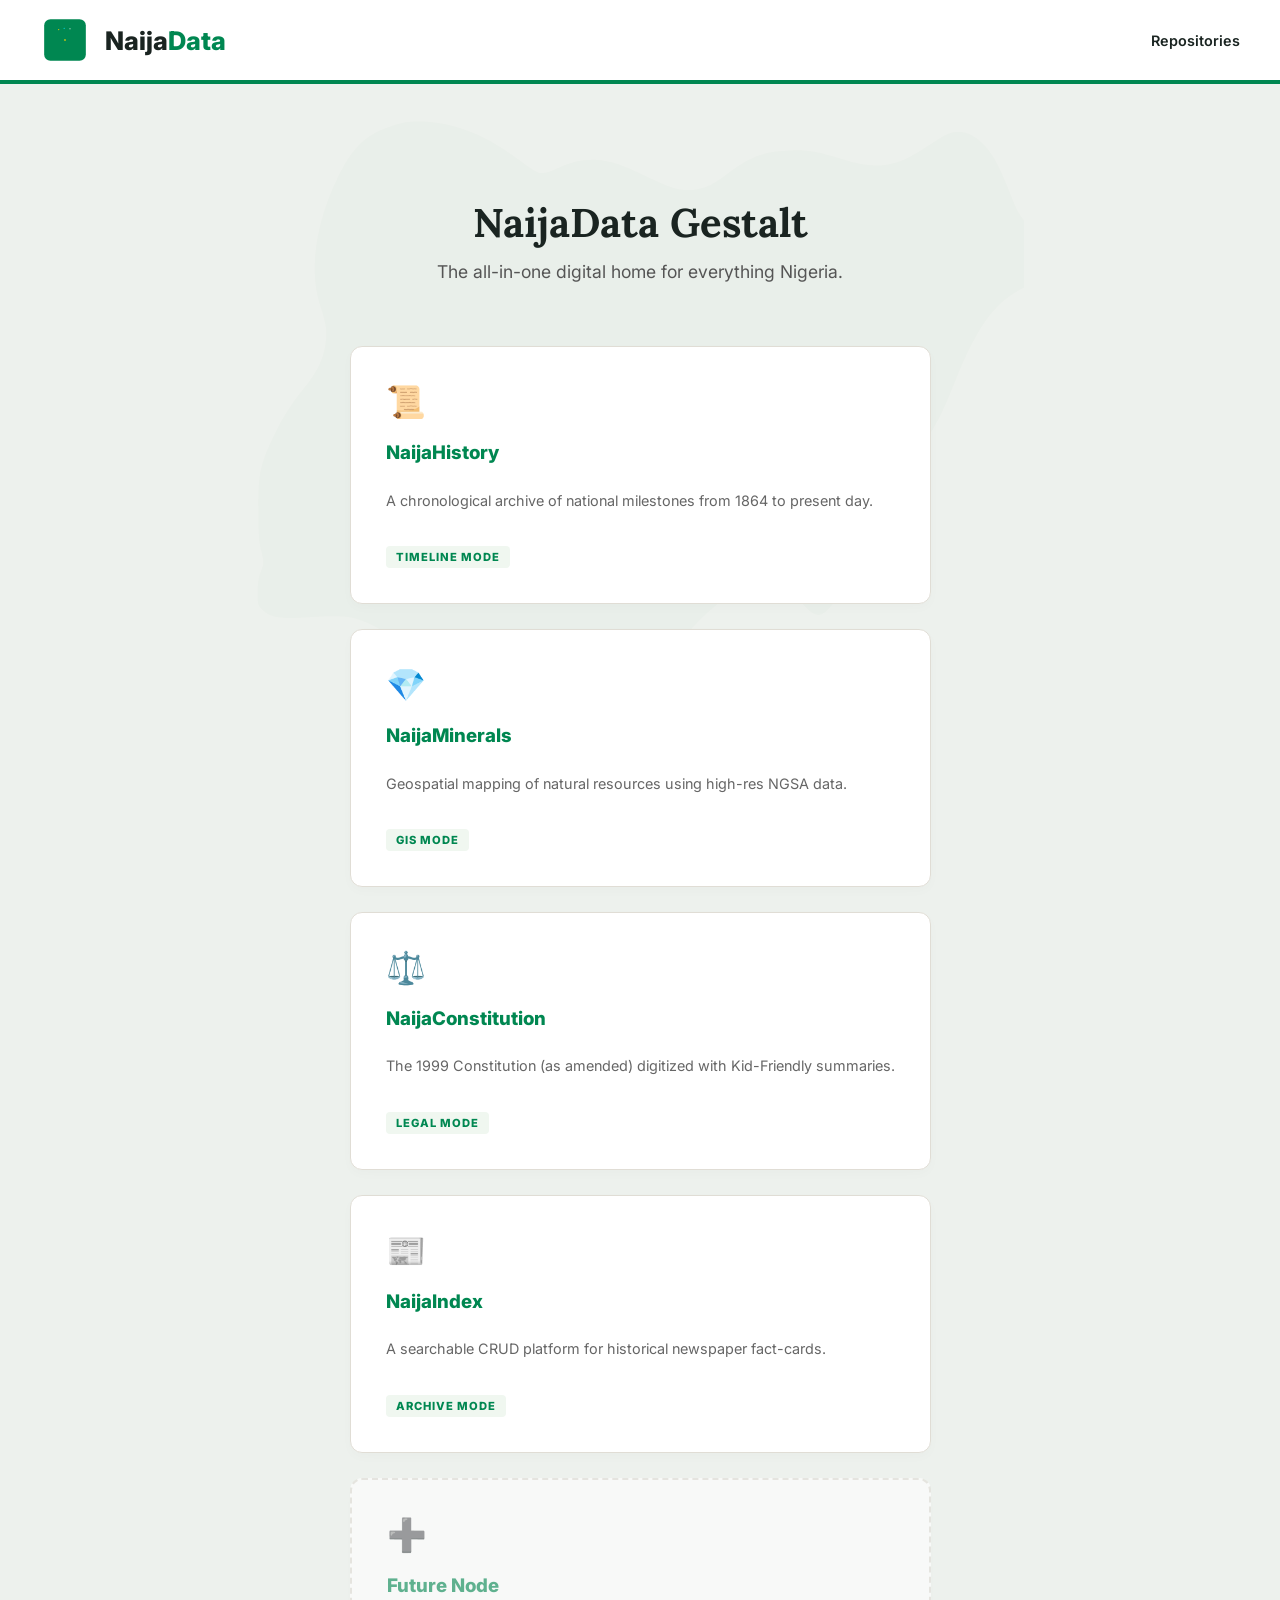
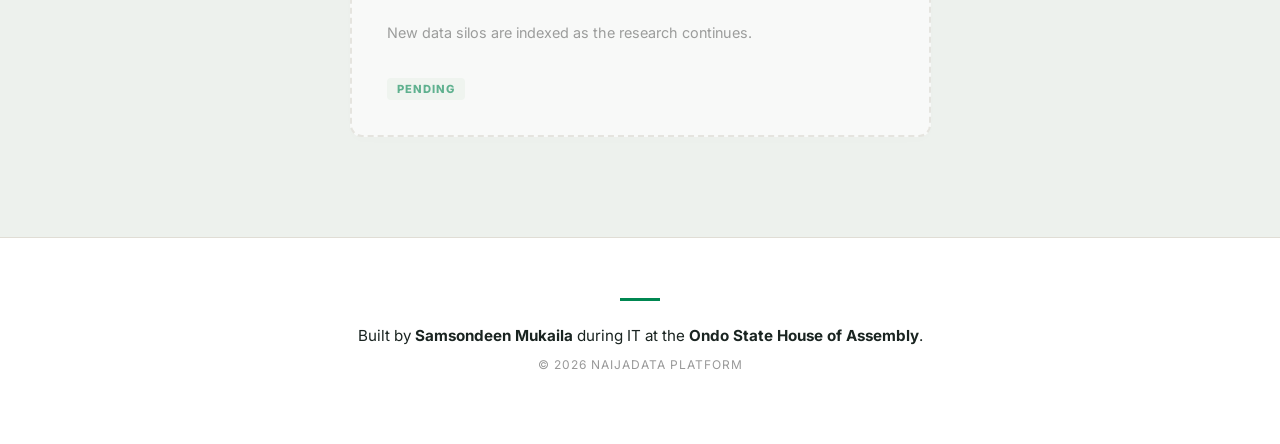
<file: index.html>
<!doctype html>
<html lang="en">
  <head>
    <meta charset="UTF-8" />
    <meta name="viewport" content="width=device-width, initial-scale=1.0" />
    <title>NaijaData | National Knowledge Repository</title>
    <link
      href="https://fonts.googleapis.com/css2?family=Inter:wght@400;600;800&family=Lora:wght@700&display=swap"
      rel="stylesheet"
    />
    <link rel="stylesheet" href="index.css" />
  </head>

  <body>
    <!-- Neural Background Map Overlay -->
    <div class="map-watermark">
      <svg viewBox="0 0 120 120" xmlns="http://www.w3.org/2000/svg">
        <path
          d="M985 4623 c-60 -8 -141 -36 -208 -70 -93 -49 -163 -128 -231 -262 -158 -309 -206 -636 -128 -866 40 -119 46 -168 33 -256 -15 -95 -54 -174 -138 -279 -92 -114 -142 -194 -202 -320 -85 -181 -96 -233 -96 -465 0 -161 4 -215 19 -276 18 -76 18 -77 -3 -133 -15 -41 -21 -80 -21 -137 0 -78 1 -82 33 -114 52 -52 114 -60 327 -46 211 15 275 5 401 -60 138 -72 234 -182 359 -409 224 -410 293 -464 534 -425 55 8 154 29 220 46 67 17 173 35 236 41 158 14 248 32 312 62 118 56 175 133 204 276 9 47 25 109 35 139 46 132 177 290 370 444 227 183 371 181 500 -4 48 -68 98 -104 133 -95 65 16 180 196 340 531 155 325 203 410 326 576 75 101 130 207 211 411 143 358 258 517 444 610 90 46 114 91 114 214 0 48 -5 97 -11 108 -6 12 -35 47 -65 79 -62 68 -74 90 -138 252 -58 146 -93 209 -151 274 -75 84 -159 110 -242 76 -20 -9 -86 -49 -147 -90 -193 -129 -313 -145 -545 -72 -164 51 -223 60 -347 54 -163 -7 -252 -43 -405 -160 -91 -70 -158 -97 -236 -97 -78 0 -115 12 -282 90 -167 78 -228 98 -325 106 -82 7 -167 -12 -256 -57 -32 -16 -73 -29 -91 -29 -36 0 -42 3 -184 106 -125 89 -187 124 -301 168 -136 53 -282 74 -398 59z"
          transform="translate(0,120) scale(0.024,-0.024)"
          fill="rgba(0, 135, 81, 0.03)"
        />
      </svg>
    </div>

    <header>
      <div class="container header-wrap">
        <div class="logo-group">
          <div class="main-logo">
            <svg viewBox="0 0 120 120">
              <rect
                x="10"
                y="10"
                width="100"
                height="100"
                rx="15"
                fill="#008751"
              />
              <g transform="translate(18.5,106) scale(0.0165,-0.0165)">
                <path d="M985 4623 ... 59z" fill="white" />
              </g>
              <circle cx="45" cy="35" r="1.3" fill="#FFD700" />
              <circle cx="58" cy="32" r="1.3" fill="#00E5FF" />
              <circle cx="72" cy="33" r="1.3" fill="#ffffff" />
              <circle cx="60" cy="60" r="2.2" fill="#FFD700">
                <animate
                  attributeName="opacity"
                  values="1;0.3;1"
                  dur="2s"
                  repeatCount="indefinite"
                />
              </circle>
            </svg>
          </div>
          <h1>Naija<span>Data</span></h1>
        </div>
        <nav>
          <a href="#projects">Repositories</a>
        </nav>
      </div>
    </header>

    <main class="container">
      <section class="hero">
        <h2>NaijaData Gestalt</h2>
        <p>The all-in-one digital home for everything Nigeria.</p>
      </section>

      <div class="project-grid" id="projects">
        <!-- Project 1: History -->
        <a href="history/index.html" class="data-card">
          <div class="card-icon history-icon">📜</div>
          <h3>NaijaHistory</h3>
          <p>
            A chronological archive of national milestones from 1864 to present
            day.
          </p>
          <span class="status-tag">Timeline Mode</span>
        </a>

        <!-- Project 2: Minerals -->
        <a href="minerals/index.html" class="data-card">
          <div class="card-icon mineral-icon">💎</div>
          <h3>NaijaMinerals</h3>
          <p>
            Geospatial mapping of natural resources using high-res NGSA data.
          </p>
          <span class="status-tag">GIS Mode</span>
        </a>

        <!-- Project 3: Constitution -->
        <a href="constitution/index.html" class="data-card">
          <div class="card-icon law-icon">⚖️</div>
          <h3>NaijaConstitution</h3>
          <p>
            The 1999 Constitution (as amended) digitized with Kid-Friendly
            summaries.
          </p>
          <span class="status-tag">Legal Mode</span>
        </a>

        <!-- Project 4: Index -->
        <a href="index/index.html" class="data-card">
          <div class="card-icon fact-icon">📰</div>
          <h3>NaijaIndex</h3>
          <p>A searchable CRUD platform for historical newspaper fact-cards.</p>
          <span class="status-tag">Archive Mode</span>
        </a>

        <!-- Future Extension -->
        <div class="data-card placeholder">
          <div class="card-icon">➕</div>
          <h3>Future Node</h3>
          <p>New data silos are indexed as the research continues.</p>
          <span class="status-tag">Pending</span>
        </div>
      </div>
    </main>

    <footer class="simple-footer">
      <div class="footer-content">
        <div class="footer-line"></div>
        <p class="credits">
          Built by <strong>Samsondeen Mukaila</strong> during IT at the
          <strong>Ondo State House of Assembly</strong>.
        </p>
        <p class="copyright">&copy; 2026 NaijaData Platform</p>
      </div>
    </footer>
  </body>
</html>
</file>
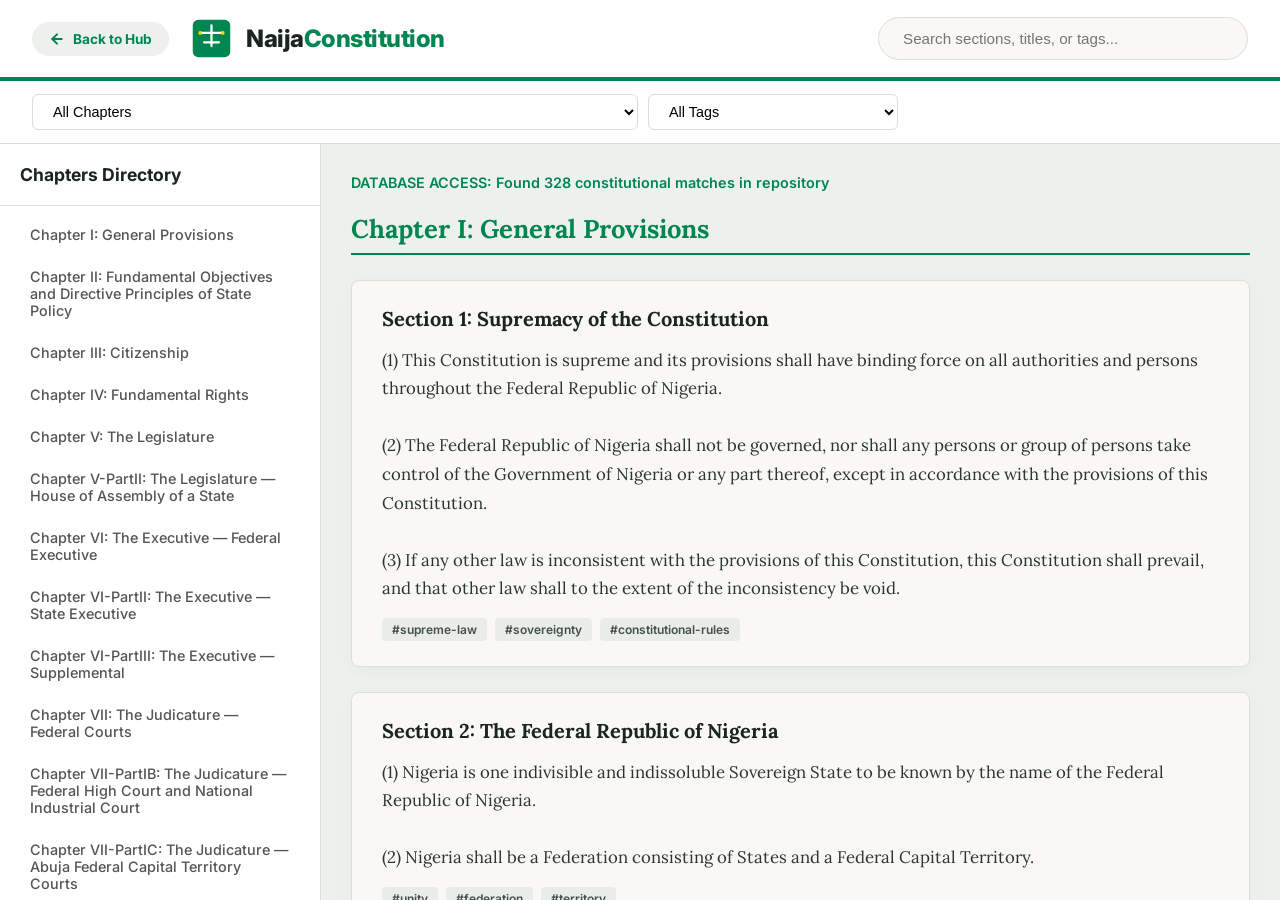
<file: constitution/index.html>
<!doctype html>
<html lang="en">
  <head>
    <meta charset="UTF-8" />
    <meta name="viewport" content="width=device-width, initial-scale=1.0" />
    <title>NaijaConstitution | Legal Archive</title>
    <!-- Premium Google Fonts: Serif for Law, Sans-serif for UI -->
    <link
      href="https://fonts.googleapis.com/css2?family=Inter:wght@400;500;600;700;800&family=Lora:ital,wght@0,400;0,600;0,700;1,400&display=swap"
      rel="stylesheet"
    />
    <link rel="stylesheet" href="index.css" />
  </head>

  <body>
    <!-- Header Brand Section -->
    <header>
      <div class="header-container">
        <div class="header-left">
          <!-- Back to NaijaData Button -->
          <a href="../index.html" class="back-hub-btn">
            <svg
              viewBox="0 0 24 24"
              fill="none"
              stroke="currentColor"
              stroke-width="3"
              stroke-linecap="round"
              stroke-linejoin="round"
            >
              <line x1="19" y1="12" x2="5" y2="12"></line>
              <polyline points="12 19 5 12 12 5"></polyline>
            </svg>
            Back to Hub
          </a>

          <div class="logo-area">
            <div class="icon-wrapper">
              <svg viewBox="0 0 120 120" xmlns="http://www.w3.org/2000/svg">
                <rect
                  x="10"
                  y="10"
                  width="100"
                  height="100"
                  rx="15"
                  fill="#008751"
                />
                <path
                  d="M30 45 h60 M60 25 v55 M40 70 h40"
                  stroke="white"
                  stroke-width="6"
                  stroke-linecap="round"
                />
                <circle cx="30" cy="45" r="5" fill="#FFD700" />
                <circle cx="90" cy="45" r="5" fill="#FFD700" />
              </svg>
            </div>
            <h1>Naija<span>Constitution</span></h1>
          </div>
        </div>

        <!-- Global Search Box -->
        <div class="search-box">
          <input
            type="text"
            id="mainSearch"
            placeholder="Search sections, titles, or tags..."
            autocomplete="off"
          />
        </div>
      </div>
    </header>

    <!-- Toolbar Filters Section -->
    <section class="toolbar">
      <div class="toolbar-container">
        <div class="filter-group">
          <select id="chapterFilter">
            <option value="">All Chapters</option>
          </select>
          <select id="tagFilter">
            <option value="">All Tags</option>
          </select>
        </div>
      </div>
    </section>

    <!-- Main Workspace -->
    <div class="app-shell">
      <!-- Table of Contents Sidebar -->
      <aside class="toc-sidebar" id="sidebar">
        <div class="sidebar-header">
          <h2>Chapters Directory</h2>
        </div>
        <div id="toc-list" class="toc-list"></div>
      </aside>

      <!-- Document Reader Area -->
      <main class="content-reader">
        <div id="search-status" class="search-status">
          DATABASE ACCESS: Loading constitutional records...
        </div>
        <div id="constitution-render"></div>
      </main>
    </div>

    <!-- Load the digital constitution data first, then our custom JS -->
    <script src="data.js"></script>
    <script src="index.js"></script>
  </body>
</html>
</file>
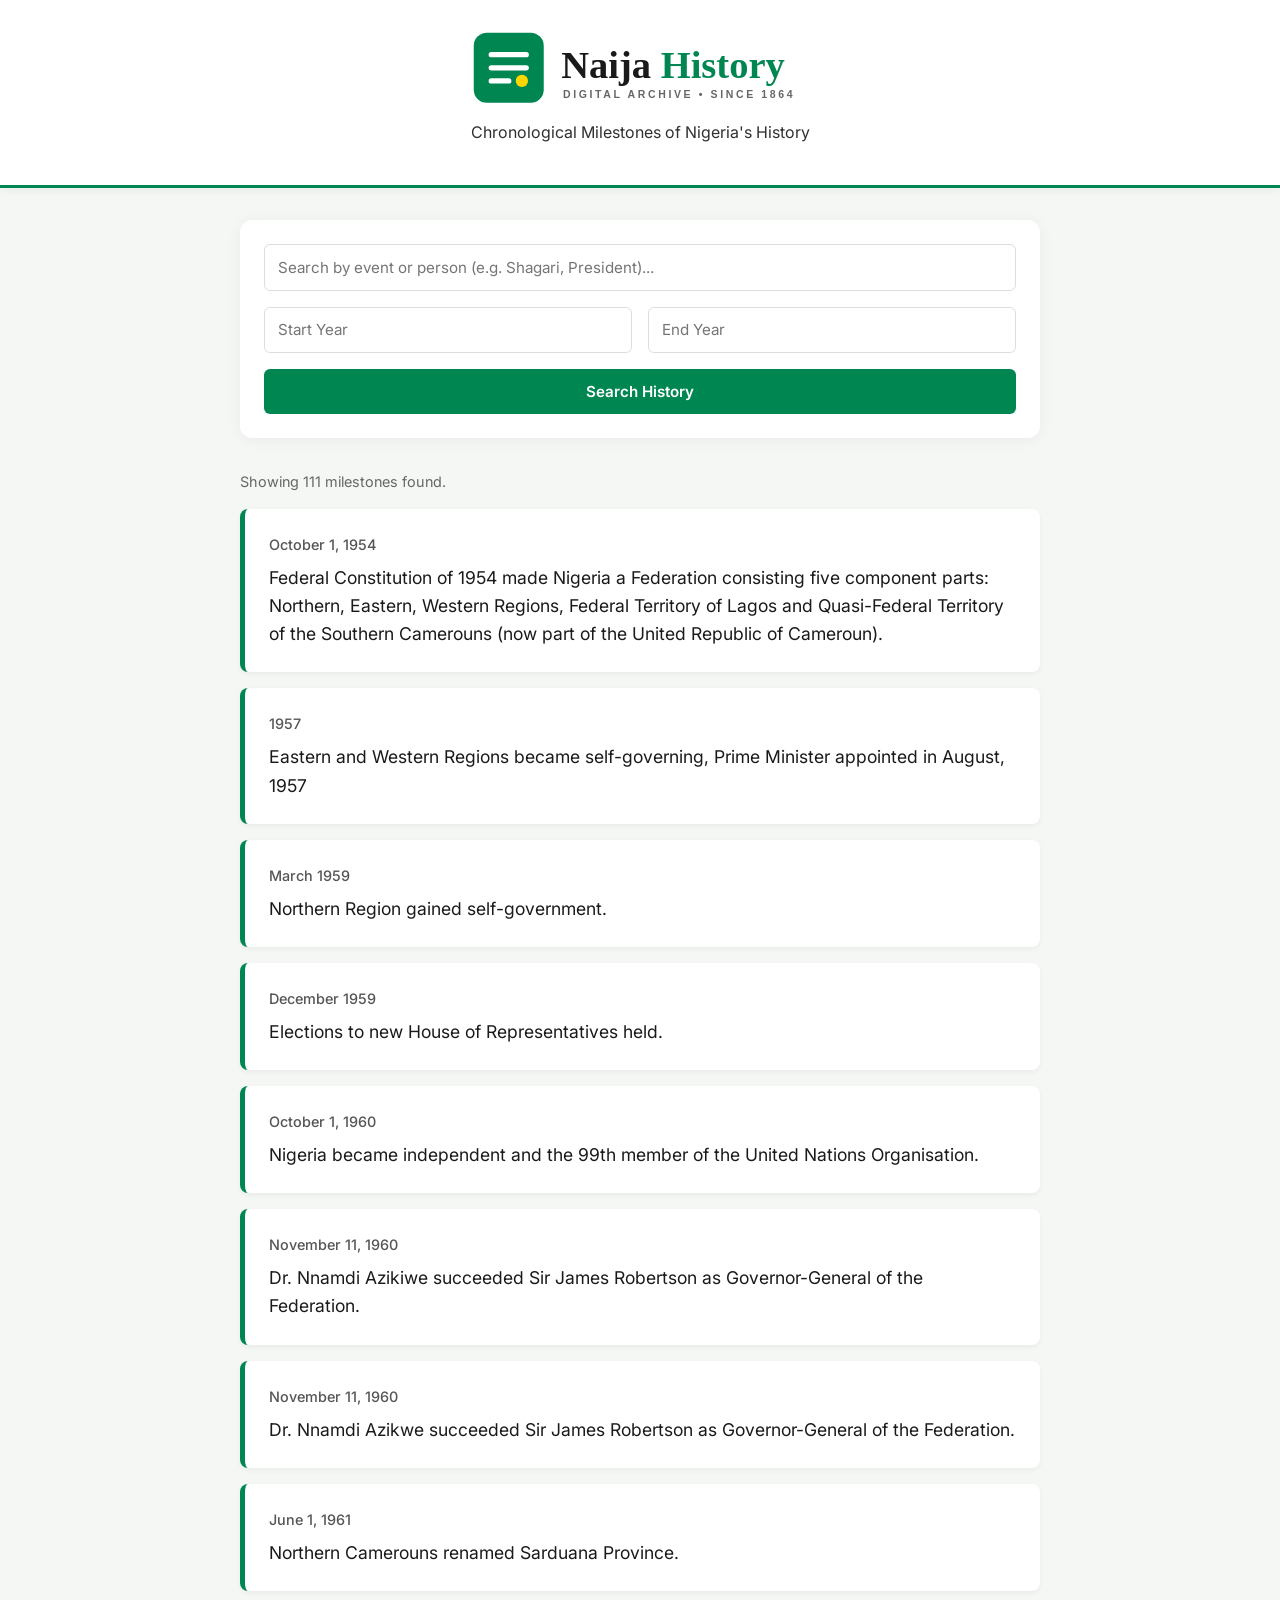
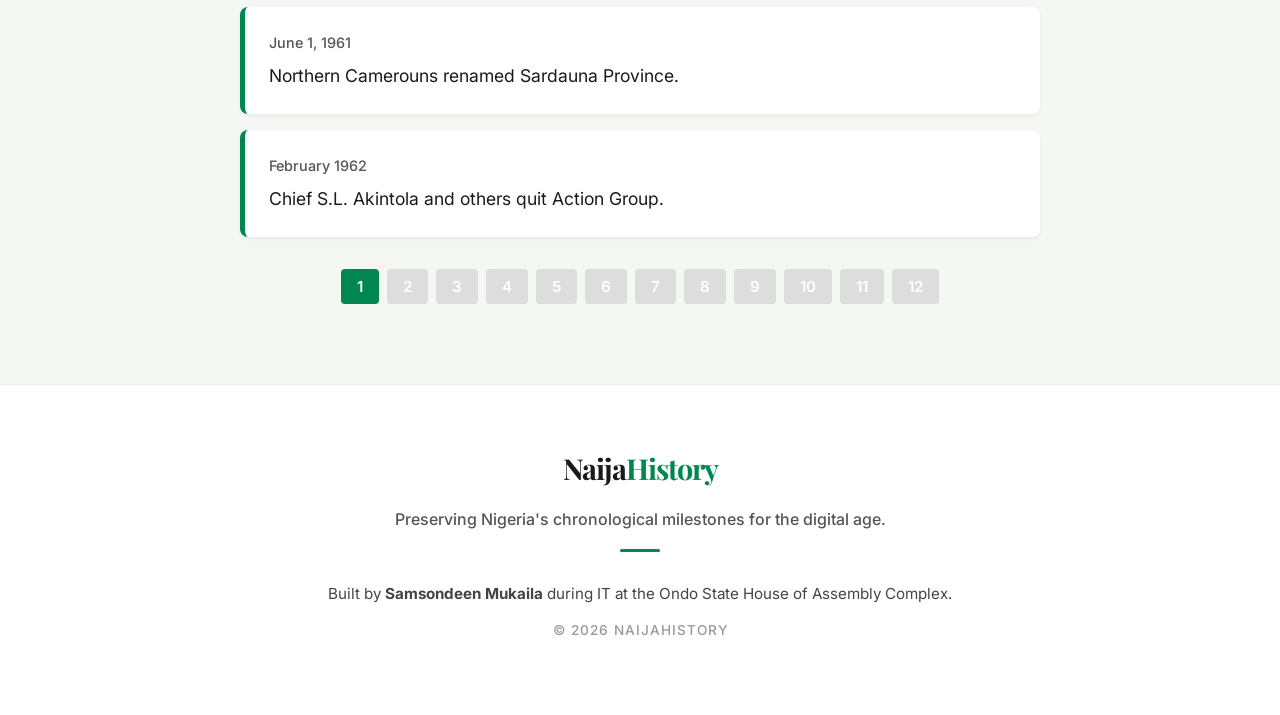
<file: history/index.html>
<!doctype html>
<html lang="en">
  <head>
    <meta charset="UTF-8" />
    <meta name="viewport" content="width=device-width, initial-scale=1.0" />
    <title>NaijaHistory | Nigerian Historical Milestones</title>
    <link
      href="https://fonts.googleapis.com/css2?family=Playfair+Display:wght@700&family=Inter:wght@400;600&display=swap"
      rel="stylesheet"
    />
    <link rel="preconnect" href="https://fonts.googleapis.com" />
    <link rel="preconnect" href="https://fonts.gstatic.com" crossorigin />
    <link
      href="https://fonts.googleapis.com/css2?family=Inter:wght@400;500;600&family=Lora:ital,wght@0,600;0,700;1,400&display=swap"
      rel="stylesheet"
    />
    <link rel="stylesheet" href="index.css" />
  </head>

  <body>
    <header>
      <div class="logo-wrapper">
        <svg
          xmlns="http://www.w3.org/2000/svg"
          viewBox="0 0 400 100"
          class="main-logo"
        >
          <!-- Icon -->
          <rect x="10" y="10" width="80" height="80" rx="15" fill="#008751" />
          <path
            d="M30 35h40M30 50h40M30 65h20"
            stroke="white"
            stroke-width="6"
            stroke-linecap="round"
          />
          <circle cx="65" cy="65" r="7" fill="#FFD700" />

          <!-- Text -->
          <text
            x="110"
            y="62"
            font-family="serif"
            font-weight="bold"
            font-size="44"
            fill="#1a1a1a"
          >
            Naija
            <tspan fill="#008751">History</tspan>
          </text>

          <!-- Tagline -->
          <text
            x="112"
            y="85"
            font-family="sans-serif"
            font-size="12"
            letter-spacing="3"
            fill="#666"
            font-weight="600"
          >
            DIGITAL ARCHIVE • SINCE 1864
          </text>
        </svg>
      </div>
      <p>Chronological Milestones of Nigeria's History</p>
    </header>

    <div class="container">
      <section class="search-section">
        <form
          class="search-group"
          onsubmit="
            event.preventDefault();
            handleSearch();
          "
        >
          <input
            type="text"
            id="keywordSearch"
            placeholder="Search by event or person (e.g. Shagari, President)..."
          />

          <div class="range-inputs">
            <input type="number" id="startYear" placeholder="Start Year" />
            <input type="number" id="endYear" placeholder="End Year" />
          </div>

          <button type="submit">Search History</button>
        </form>
      </section>

      <div
        id="resultsCount"
        style="margin-bottom: 1rem; font-size: 0.9rem; color: #666"
      ></div>
      <div id="milestoneList"></div>
      <div id="pagination" class="pagination"></div>
    </div>

    <footer class="simple-footer">
      <div class="footer-content">
        <h2 class="footer-logo">Naija<span>History</span></h2>
        <p class="tagline">
          Preserving Nigeria's chronological milestones for the digital age.
        </p>

        <div class="footer-line"></div>

        <p class="credits">
          Built by <strong>Samsondeen Mukaila</strong> during IT at the Ondo
          State House of Assembly Complex.
        </p>
        <p class="copyright">&copy; 2026 NaijaHistory</p>
      </div>
    </footer>
    <script src="milestones.js"></script>
    <script src="index.js"></script>
  </body>
</html>
</file>
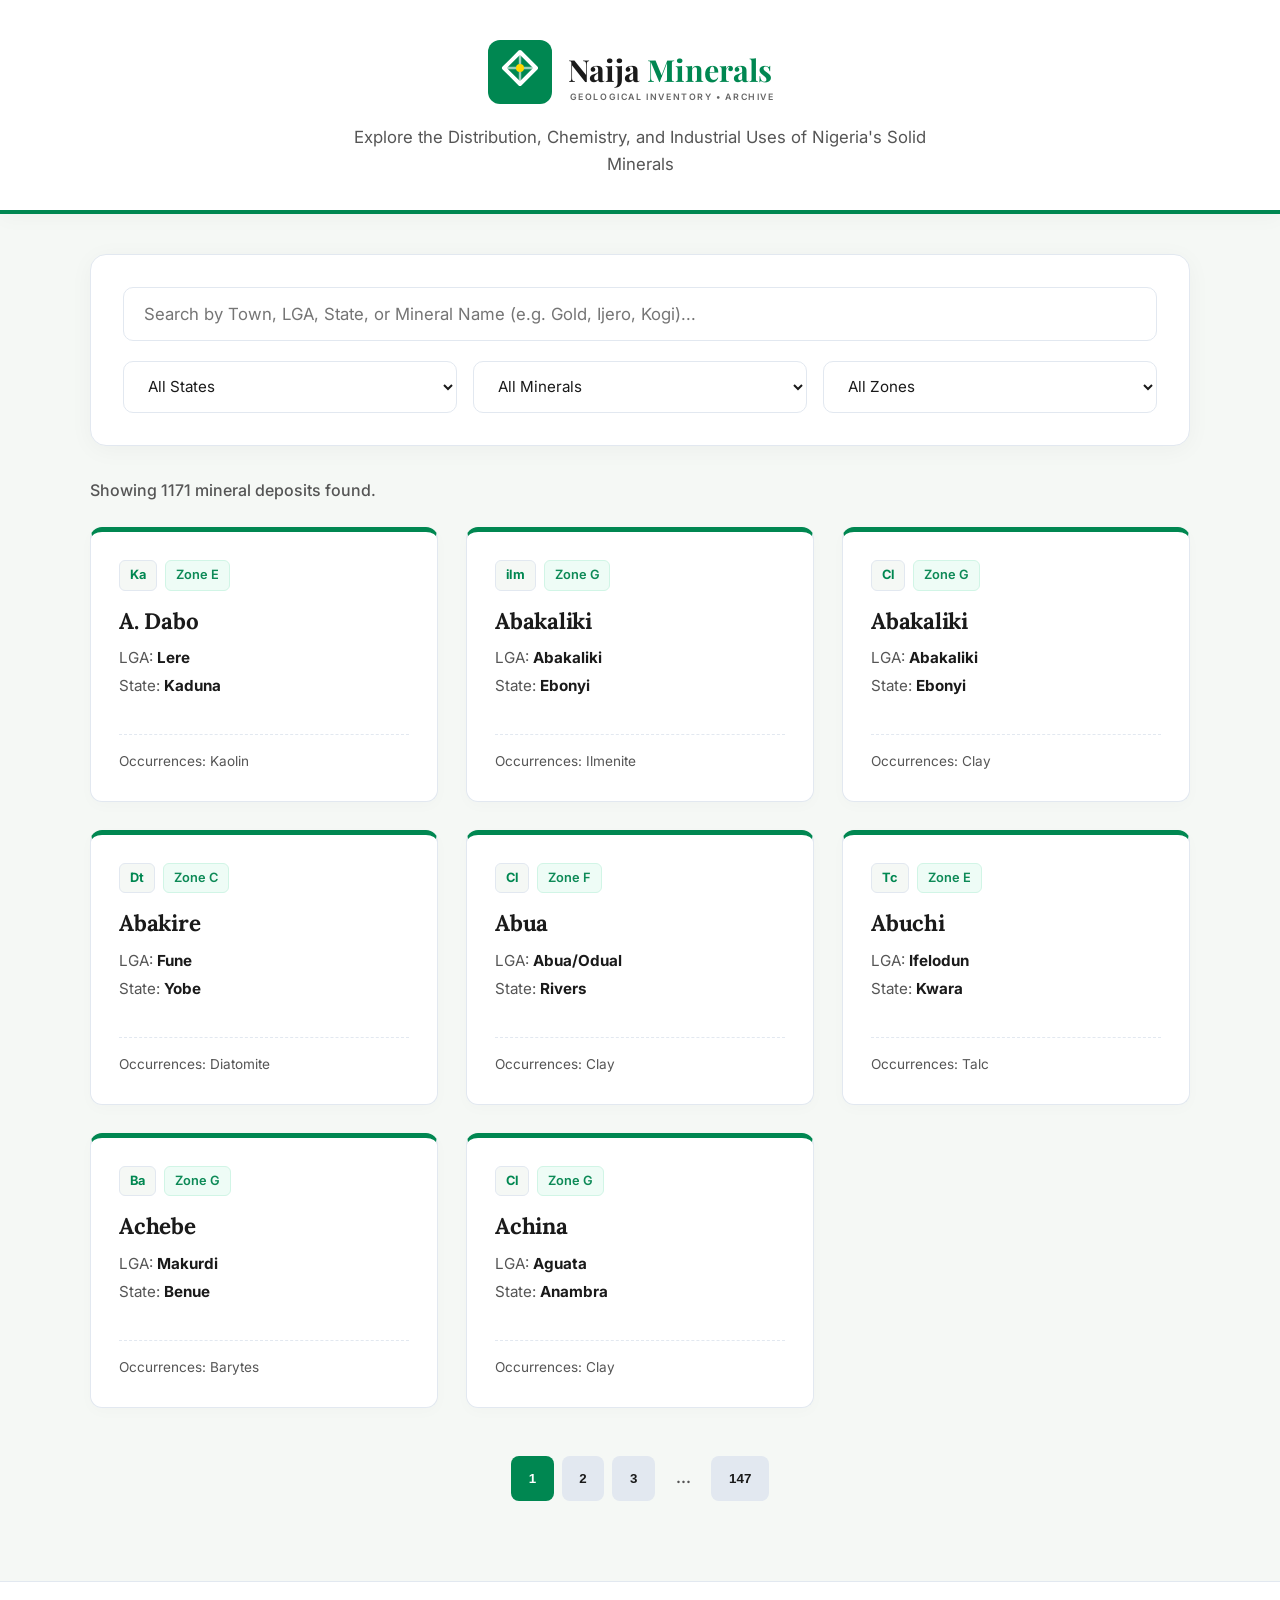
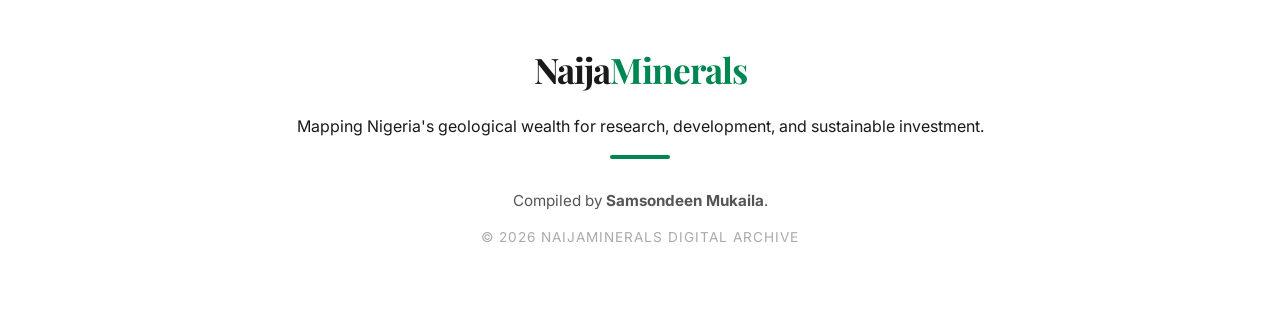
<file: minerals/index.html>
<!doctype html>
<html lang="en">
  <head>
    <meta charset="UTF-8" />
    <meta name="viewport" content="width=device-width, initial-scale=1.0" />
    <title>NaijaMinerals | Digital Inventory of Nigeria's Mineral Wealth</title>
    <link
      href="https://fonts.googleapis.com/css2?family=Playfair+Display:wght@700&family=Inter:wght@400;500;600;700&family=Lora:ital,wght@0,600;0,700;1,400&display=swap"
      rel="stylesheet"
    />
    <link rel="stylesheet" href="index.css" />
  </head>

  <body>
    <header>
      <div class="logo-wrapper">
        <svg
          xmlns="http://www.w3.org/2000/svg"
          viewBox="0 0 400 100"
          class="main-logo"
        >
          <!-- Custom Mineral/Crystal Icon -->
          <rect x="10" y="10" width="80" height="80" rx="15" fill="#008751" />
          <path
            d="M50 25 L70 45 L50 65 L30 45 Z"
            fill="none"
            stroke="white"
            stroke-width="5"
            stroke-linejoin="round"
          />
          <path
            d="M50 25 L50 65 M30 45 L70 45"
            stroke="rgba(255,255,255,0.6)"
            stroke-width="3"
          />
          <circle cx="50" cy="45" r="5" fill="#FFD700" />

          <!-- Title Text -->
          <text
            x="110"
            y="62"
            font-family="'Playfair Display', serif"
            font-weight="bold"
            font-size="38"
            fill="#1a1a1a"
          >
            Naija
            <tspan fill="#008751">Minerals</tspan>
          </text>

          <!-- Tagline -->
          <text
            x="112"
            y="85"
            font-family="'Inter', sans-serif"
            font-size="11"
            letter-spacing="2"
            fill="#666"
            font-weight="600"
          >
            GEOLOGICAL INVENTORY • ARCHIVE
          </text>
        </svg>
      </div>
      <p>
        Explore the Distribution, Chemistry, and Industrial Uses of Nigeria's
        Solid Minerals
      </p>
    </header>

    <div class="container">
      <!-- Search & Filters Section -->
      <section class="search-section">
        <div class="search-group">
          <div class="search-input-wrapper">
            <input
              type="text"
              id="keywordSearch"
              placeholder="Search by Town, LGA, State, or Mineral Name (e.g. Gold, Ijero, Kogi)..."
              oninput="handleSearch()"
            />
          </div>

          <div class="filter-dropdowns">
            <select id="stateFilter" onchange="handleSearch()">
              <option value="">All States</option>
              <!-- Populated dynamically via JS -->
            </select>

            <select id="mineralFilter" onchange="handleSearch()">
              <option value="">All Minerals</option>
              <!-- Populated dynamically via JS -->
            </select>

            <select id="zoneFilter" onchange="handleSearch()">
              <option value="">All Zones</option>
              <option value="A">Zone A (North West / North Central)</option>
              <option value="B">Zone B (North East / Kano / Katsina)</option>
              <option value="C">Zone C (Yobe / Borno / Gombe)</option>
              <option value="D">Zone D (Middle Belt / West Coast)</option>
              <option value="E">Zone E (Plateau / Nasarawa)</option>
              <option value="F">Zone F (Kogi / Edo / South West)</option>
              <option value="G">Zone G (South East / Delta Coast)</option>
            </select>
          </div>
        </div>
      </section>

      <!-- Active Status & Count -->
      <div class="results-meta">
        <div id="resultsCount">Loading solid mineral directory...</div>
        <button
          id="clearFiltersBtn"
          class="clear-btn"
          onclick="clearFilters()"
          style="display: none"
        >
          Clear Filters
        </button>
      </div>

      <!-- Mineral Cards Grid -->
      <div id="mineralGrid" class="mineral-grid"></div>

      <!-- Pagination Controls -->
      <div id="pagination" class="pagination"></div>
    </div>

    <!-- Interactive Details Modal -->
    <div id="mineralModal" class="modal-overlay" onclick="closeModal(event)">
      <div class="modal-card" onclick="event.stopPropagation()">
        <button class="close-modal-btn" onclick="toggleModal(false)">
          &times;
        </button>

        <div class="modal-body">
          <div class="modal-visual-column">
            <div id="modalMineralGraphic" class="mineral-graphic-container">
              <!-- Rendered via JS -->
            </div>
            <div class="location-badge-stack">
              <span class="loc-badge state-badge" id="modalStateBadge"
                >State</span
              >
              <span class="loc-badge lga-badge" id="modalLgaBadge">LGA</span>
              <span class="loc-badge zone-badge" id="modalZoneBadge">Zone</span>
            </div>
          </div>

          <div class="modal-info-column">
            <h2 id="modalTitle">Mineral Name</h2>
            <div class="mineral-formula-wrapper">
              <span class="chemical-symbol" id="modalSymbol">Au</span>
              <span class="town-label" id="modalTown">Town Name</span>
            </div>

            <hr class="modal-divider" />

            <div class="info-section">
              <h3>What It Is</h3>
              <p id="modalDescription">Detailed description of the mineral.</p>
            </div>

            <div class="info-section">
              <h3>Key Facts</h3>
              <ul id="modalFacts" class="facts-list">
                <!-- Populated dynamically via JS -->
              </ul>
            </div>

            <div class="info-section">
              <h3>Industrial & Commercial Uses</h3>
              <p id="modalUses">
                How this mineral drives economic growth and value chains.
              </p>
            </div>
          </div>
        </div>
      </div>
    </div>

    <footer class="simple-footer">
      <div class="footer-content">
        <h2 class="footer-logo">Naija<span>Minerals</span></h2>
        <p class="tagline">
          Mapping Nigeria's geological wealth for research, development, and
          sustainable investment.
        </p>
        <div class="footer-line"></div>
        <p class="credits">Compiled by <strong>Samsondeen Mukaila</strong>.</p>
        <p class="copyright">&copy; 2026 NaijaMinerals Digital Archive</p>
      </div>
    </footer>

    <script src="./mineral-data.js"></script>
    <script src="./index.js"></script>
  </body>
</html>
</file>
<file: index.css>
:root {
    --primary: #008751;
    --gold: #FFD700;
    --dark: #1A2421;
    --paper: #F9F7F2;
    --border: #e0ddd5;
}

body {
    margin: 0;
    font-family: 'Inter', sans-serif;
    background-color: #EDF1ED;
    color: var(--dark);
    min-height: 100vh;
    display: flex;
    flex-direction: column;
}

.container {
    max-width: 1200px;
    margin: 0 auto;
    padding: 0 20px;
}

header {
    background: white;
    padding: 15px 0;
    border-bottom: 4px solid var(--primary);
}

.header-wrap {
    display: flex;
    justify-content: space-between;
    align-items: center;
}

.logo-group {
    display: flex;
    align-items: center;
    gap: 15px;
}

.main-logo {
    width: 50px;
    height: 50px;
}

.logo-group h1 {
    font-size: 1.6rem;
    margin: 0;
    font-weight: 800;
}

.logo-group span {
    color: var(--primary);
}

nav a {
    text-decoration: none;
    color: var(--dark);
    margin-left: 25px;
    font-weight: 600;
    font-size: 0.9rem;
}

nav a:hover {
    color: var(--primary);
}


/* Hero */

.hero {
    text-align: center;
    padding: 80px 0 60px;
}

.hero h2 {
    font-family: 'Lora', serif;
    font-size: 2.5rem;
    margin-bottom: 10px;
}

.hero p {
    font-size: 1.1rem;
    color: #555;
    max-width: 600px;
    margin: 0 auto;
    line-height: 1.6;
}


/* Grid */

.project-grid {
    display: grid;
    grid-template-columns: repeat(auto-fit, minmax(280px, 1fr));
    gap: 25px;
    margin-bottom: 100px;
}

.data-card {
    background: white;
    padding: 35px;
    border-radius: 12px;
    border: 1px solid var(--border);
    text-decoration: none;
    color: inherit;
    transition: all 0.3s ease;
    display: flex;
    flex-direction: column;
    box-shadow: 0 4px 12px rgba(0, 0, 0, 0.02);
}

.data-card:hover {
    transform: translateY(-10px);
    box-shadow: 0 20px 40px rgba(0, 135, 81, 0.1);
    border-color: var(--primary);
}

.card-icon {
    font-size: 2rem;
    margin-bottom: 20px;
}

.data-card h3 {
    margin: 0 0 10px;
    font-weight: 800;
    color: var(--primary);
}

.data-card p {
    font-size: 0.9rem;
    color: #666;
    line-height: 1.6;
    flex: 1;
}

.status-tag {
    font-size: 0.7rem;
    font-weight: 800;
    text-transform: uppercase;
    letter-spacing: 1px;
    color: var(--primary);
    background: #f0f7f0;
    padding: 4px 10px;
    border-radius: 4px;
    align-self: flex-start;
    margin-top: 20px;
}

.placeholder {
    opacity: 0.6;
    border: 2px dashed var(--border);
}


/* Watermark Background */

.map-watermark {
    position: fixed;
    top: 50%;
    left: 50%;
    transform: translate(-50%, -50%);
    width: 60%;
    opacity: 0.5;
    z-index: -1;
    pointer-events: none;
}


/* Footer */

.simple-footer {
    text-align: center;
    padding: 60px 0;
    background: white;
    border-top: 1px solid var(--border);
    margin-top: auto;
}

.footer-line {
    width: 40px;
    height: 3px;
    background: var(--primary);
    margin: 0 auto 25px;
}

.credits {
    font-size: 0.95rem;
    margin-bottom: 5px;
}

.motto {
    font-size: 0.85rem;
    color: var(--primary);
    font-weight: 600;
    font-style: italic;
    margin-bottom: 5px;
}

.copyright {
    font-size: 0.75rem;
    color: #999;
    text-transform: uppercase;
    letter-spacing: 1px;
}

@media (max-width: 768px) {
    .hero h2 {
        font-size: 1.8rem;
    }
}
</file>
<file: constitution/index.css>
:root {
    --primary-green: #008751;
    --primary-dark: #00603c;
    --paper: #FAF8F5;
    --text-dark: #1A2421;
    --text-muted: #555555;
    --border: #e0ddd5;
    --card-shadow: 0 4px 15px rgba(0, 0, 0, 0.03);
    --transition: all 0.2s ease-in-out;
}

body {
    margin: 0;
    font-family: 'Inter', sans-serif;
    background-color: #EDF1ED;
    color: var(--text-dark);
    display: flex;
    flex-direction: column;
    height: 100vh;
    overflow: hidden;
}


/* Header & Brand Layout */

header {
    background: #ffffff;
    padding: 1rem 2rem;
    border-bottom: 4px solid var(--primary-green);
    box-shadow: 0 2px 10px rgba(0, 0, 0, 0.03);
}

.header-container {
    max-width: 1400px;
    margin: 0 auto;
    display: flex;
    justify-content: space-between;
    align-items: center;
    flex-wrap: wrap;
    gap: 1rem;
}

.header-left {
    display: flex;
    align-items: center;
    gap: 20px;
    flex-wrap: wrap;
}


/* Back to NaijaData Button Style */

.back-hub-btn {
    display: inline-flex;
    align-items: center;
    gap: 8px;
    text-decoration: none;
    color: var(--primary-green);
    background-color: #edf1ed;
    padding: 8px 16px;
    border-radius: 20px;
    font-size: 0.85rem;
    font-weight: 700;
    border: 1px solid transparent;
    transition: var(--transition);
}

.back-hub-btn svg {
    width: 16px;
    height: 16px;
}

.back-hub-btn:hover {
    background-color: var(--primary-green);
    color: #ffffff;
}

.logo-area {
    display: flex;
    align-items: center;
    gap: 12px;
}

.icon-wrapper {
    width: 45px;
    height: 45px;
}

.logo-area h1 {
    font-size: 1.5rem;
    margin: 0;
    font-weight: 800;
    letter-spacing: -0.5px;
}

.logo-area span {
    color: var(--primary-green);
}

.search-box input {
    padding: 12px 24px;
    width: 320px;
    border: 1px solid var(--border);
    border-radius: 30px;
    background: var(--paper);
    outline: none;
    font-size: 0.95rem;
    transition: var(--transition);
}

.search-box input:focus {
    border-color: var(--primary-green);
    background: #ffffff;
    box-shadow: 0 0 0 4px rgba(0, 135, 81, 0.1);
}


/* Toolbar Filter Controls */

.toolbar {
    background: #ffffff;
    border-bottom: 1px solid var(--border);
    padding: 0.8rem 2rem;
}

.toolbar-container {
    max-width: 1400px;
    margin: 0 auto;
    display: flex;
    justify-content: space-between;
    align-items: center;
}

.filter-group {
    display: flex;
    gap: 10px;
}

select {
    padding: 8px 16px;
    border: 1px solid var(--border);
    border-radius: 6px;
    font-size: 0.9rem;
    background: #ffffff;
    outline: none;
    cursor: pointer;
}

select:focus {
    border-color: var(--primary-green);
}


/* Layout App Shell Workspace */

.app-shell {
    display: flex;
    max-width: 1400px;
    margin: 0 auto;
    width: 100%;
    flex: 1;
    overflow: hidden;
}


/* Table of Contents Sidebar */

.toc-sidebar {
    width: 320px;
    background: #ffffff;
    border-right: 1px solid var(--border);
    display: flex;
    flex-direction: column;
    overflow: hidden;
}

.sidebar-header {
    padding: 20px;
    border-bottom: 1px solid var(--border);
}

.sidebar-header h2 {
    font-size: 1.1rem;
    margin: 0;
    color: var(--text-dark);
}

.toc-list {
    flex: 1;
    overflow-y: auto;
    padding: 10px 15px;
}

.toc-item {
    margin-bottom: 5px;
}

.toc-link {
    display: block;
    padding: 10px 15px;
    border-radius: 6px;
    text-decoration: none;
    color: var(--text-muted);
    font-size: 0.9rem;
    font-weight: 500;
    transition: var(--transition);
}

.toc-link:hover {
    background: #edf1ed;
    color: var(--primary-green);
}

.toc-link.active {
    background: var(--primary-green);
    color: white;
}


/* Main Reader Feed Scroll Area */

.content-reader {
    flex: 1;
    padding: 30px;
    overflow-y: auto;
    scroll-behavior: smooth;
}

.search-status {
    margin-bottom: 20px;
    font-size: 0.9rem;
    font-weight: 600;
    color: var(--primary-green);
}


/* Law Card Design Elements */

.chapter-block {
    margin-bottom: 40px;
}

.chap-heading {
    font-family: 'Lora', serif;
    font-size: 1.6rem;
    color: var(--primary-green);
    border-bottom: 2px solid var(--primary-green);
    padding-bottom: 8px;
    margin-bottom: 25px;
}

.law-card {
    background: var(--paper);
    border: 1px solid var(--border);
    border-radius: 8px;
    padding: 25px 30px;
    margin-bottom: 25px;
    box-shadow: var(--card-shadow);
    position: relative;
    transition: var(--transition);
}

.law-card:hover {
    transform: translateY(-2px);
    box-shadow: 0 8px 25px rgba(0, 135, 81, 0.05);
    border-color: var(--primary-green);
}

.section-header {
    display: flex;
    justify-content: space-between;
    align-items: center;
    margin-bottom: 15px;
}

.section-title {
    font-family: 'Lora', serif;
    font-size: 1.25rem;
    font-weight: 700;
    color: var(--text-dark);
}

.verbatim-text {
    font-family: 'Lora', serif;
    font-size: 1.05rem;
    line-height: 1.7;
    color: #2b3531;
    white-space: pre-wrap;
}


/* Metadata Tag styling */

.card-tags {
    margin-top: 15px;
    display: flex;
    gap: 8px;
    flex-wrap: wrap;
}

.tag {
    display: inline-block;
    background: #e9ece9;
    color: #44504a;
    padding: 4px 10px;
    border-radius: 4px;
    font-size: 0.75rem;
    font-weight: 600;
    text-transform: lowercase;
}


/* Highlight matching search terms */

.search-highlight {
    background: #fff2ac;
    color: #000000;
    padding: 2px 4px;
    border-radius: 3px;
    font-weight: 600;
}

.hidden {
    display: none !important;
}


/* Responsive Mobile Layouts */

@media (max-width: 900px) {
    body {
        overflow-y: auto;
        height: auto;
    }
    .app-shell {
        flex-direction: column;
        height: auto;
    }
    .toc-sidebar {
        width: 100%;
        max-height: 250px;
        border-right: none;
        border-bottom: 1px solid var(--border);
    }
    .content-reader {
        height: auto;
        overflow-y: visible;
    }
    .search-box input {
        width: 100%;
    }
}
</file>
<file: history/index.css>
:root {
    --font-heading: 'Lora', serif;
    --font-body: 'Inter', sans-serif;
    --primary-green: #008751;
    --dark-grey: #333;
    --light-bg: #f9fbf9;
    --card-white: #ffffff;
    --text-main: #1a1a1a;
    --text-muted: #555555;
}

body {
    font-family: var(--font-body);
    color: var(--text-main);
    line-height: 1.6;
    -webkit-font-smoothing: antialiased;
    background-color: #f4f7f4;
    margin: 0;
    padding: 0;
}

header {
    background-color: #ffffff;
    /* Clean white background */
    padding: 1.5rem 0;
    text-align: center;
    border-bottom: 3px solid var(--primary-green);
    /* A green line at the bottom */
    box-shadow: 0 2px 10px rgba(0, 0, 0, 0.05);
}

h1,
h2,
h3,
.footer-logo {
    font-family: var(--font-heading);
    font-weight: 700;
    letter-spacing: -0.02em;
}

header h1 {
    font-family: 'Playfair Display', serif;
    font-size: 2.5rem;
    margin: 0;
}

header p {
    margin-top: 0.5rem;
    opacity: 0.9;
}

.logo-wrapper {
    max-width: 350px;
    margin: 0 auto;
}

.main-logo {
    width: 100%;
    height: auto;
    display: block;
}

.container {
    max-width: 800px;
    margin: 2rem auto;
    padding: 0 1rem;
}


/* Search Box */

.search-section {
    background: var(--card-white);
    padding: 1.5rem;
    border-radius: 12px;
    box-shadow: 0 2px 15px rgba(0, 0, 0, 0.05);
    margin-bottom: 2rem;
}

.search-group {
    display: flex;
    flex-direction: column;
    gap: 1rem;
}

input {
    padding: 0.8rem;
    border: 1px solid #ddd;
    border-radius: 6px;
    font-size: 1rem;
}

.range-inputs {
    display: grid;
    grid-template-columns: 1fr 1fr;
    gap: 1rem;
}

button {
    background: var(--primary-green);
    color: white;
    border: none;
    padding: 0.8rem;
    border-radius: 6px;
    font-weight: 600;
    cursor: pointer;
    transition: 0.3s;
}

button:hover {
    background: #006b40;
}


/* Results */

.milestone-card {
    background: white;
    padding: 1.5rem;
    border-radius: 8px;
    margin-bottom: 1rem;
    border-left: 5px solid var(--primary-green);
    box-shadow: 0 2px 5px rgba(0, 0, 0, 0.05);
}

.milestone-date {
    font-weight: 600;
    color: var(--primary-green);
    font-size: 0.9rem;
    margin-bottom: 0.5rem;
}

.milestone-text {
    font-size: 1.1rem;
    color: var(--text-main);
    font-weight: 400;
}

.tagline,
.milestone-date,
.copyright {
    font-family: var(--font-body);
    font-weight: 500;
    color: var(--text-muted);
}

input,
button {
    font-family: var(--font-body);
    font-size: 0.95rem;
}


/* Pagination */

.pagination {
    display: flex;
    justify-content: center;
    gap: 0.5rem;
    margin-top: 2rem;
}

.page-btn {
    background: #ddd;
    border: none;
    padding: 0.5rem 1rem;
    border-radius: 4px;
    cursor: pointer;
}

.page-btn.active {
    background: var(--primary-green);
    color: white;
}

.simple-footer {
    background-color: #ffffff;
    padding: 60px 20px;
    margin-top: 80px;
    text-align: center;
    border-top: 1px solid #eee;
}

.footer-logo {
    font-family: 'Playfair Display', serif;
    font-size: 1.8rem;
    margin: 0 0 10px 0;
    letter-spacing: -1px;
}

.footer-logo span {
    color: #008751;
}


/* A subtle green divider */

.footer-line {
    width: 40px;
    height: 3px;
    background-color: #008751;
    margin: 0 auto 30px auto;
    border-radius: 2px;
}

.credits {
    color: #444;
    font-size: 0.95rem;
    margin-bottom: 8px;
}

.copyright {
    color: #999;
    font-size: 0.85rem;
    text-transform: uppercase;
    letter-spacing: 1px;
}
</file>
<file: minerals/index.css>
:root {
    --font-heading: 'Lora', serif;
    --font-body: 'Inter', sans-serif;
    --primary-green: #008751;
    --primary-green-hover: #00663d;
    --accent-gold: #e5a900;
    --accent-gold-bg: #fff8e6;
    --dark-grey: #222222;
    --light-bg: #f5f8f5;
    --card-white: #ffffff;
    --text-main: #1a1a1a;
    --text-muted: #555555;
    --border-color: #e2e8f0;
}

body {
    font-family: var(--font-body);
    color: var(--text-main);
    line-height: 1.6;
    -webkit-font-smoothing: antialiased;
    background-color: var(--light-bg);
    margin: 0;
    padding: 0;
}

header {
    background-color: #ffffff;
    padding: 2rem 0;
    text-align: center;
    border-bottom: 4px solid var(--primary-green);
    box-shadow: 0 4px 20px rgba(0, 0, 0, 0.03);
}

h1,
h2,
h3,
.footer-logo {
    font-family: var(--font-heading);
    font-weight: 700;
    letter-spacing: -0.01em;
}

header p {
    max-width: 600px;
    margin: 0.75rem auto 0 auto;
    font-size: 1.05rem;
    color: var(--text-muted);
}

.logo-wrapper {
    max-width: 320px;
    margin: 0 auto;
}

.main-logo {
    width: 100%;
    height: auto;
    display: block;
}

.container {
    max-width: 1100px;
    margin: 2.5rem auto;
    padding: 0 1.5rem;
}


/* Search and Filters */

.search-section {
    background: var(--card-white);
    padding: 2rem;
    border-radius: 16px;
    box-shadow: 0 4px 25px rgba(0, 0, 0, 0.04);
    margin-bottom: 2rem;
    border: 1px solid var(--border-color);
}

.search-group {
    display: flex;
    flex-direction: column;
    gap: 1.25rem;
}

.search-input-wrapper input {
    width: 100%;
    box-sizing: border-box;
    padding: 1rem 1.25rem;
    border: 1.5px solid var(--border-color);
    border-radius: 10px;
    font-size: 1.05rem;
    outline: none;
    transition: all 0.3s ease;
    font-family: var(--font-body);
}

.search-input-wrapper input:focus {
    border-color: var(--primary-green);
    box-shadow: 0 0 0 4px rgba(0, 135, 81, 0.1);
}

.filter-dropdowns {
    display: grid;
    grid-template-columns: repeat(auto-fit, minmax(200px, 1fr));
    gap: 1rem;
}

select {
    padding: 0.9rem 1.25rem;
    border: 1.5px solid var(--border-color);
    border-radius: 10px;
    background-color: var(--card-white);
    font-family: var(--font-body);
    font-size: 0.95rem;
    color: var(--text-main);
    outline: none;
    cursor: pointer;
    transition: all 0.3s ease;
}

select:focus {
    border-color: var(--primary-green);
}


/* Results Grid */

.results-meta {
    display: flex;
    justify-content: space-between;
    align-items: center;
    margin-bottom: 1.5rem;
}

#resultsCount {
    font-size: 1rem;
    font-weight: 500;
    color: var(--text-muted);
}

.clear-btn {
    background: none;
    border: 1.5px solid var(--primary-green);
    color: var(--primary-green);
    padding: 0.4rem 1rem;
    border-radius: 6px;
    font-size: 0.9rem;
    font-weight: 600;
    cursor: pointer;
    transition: all 0.2s ease;
}

.clear-btn:hover {
    background: var(--primary-green);
    color: white;
}

.mineral-grid {
    display: grid;
    grid-template-columns: repeat(auto-fill, minmax(300px, 1fr));
    gap: 1.75rem;
}


/* Custom Card Design */

.mineral-card {
    background: var(--card-white);
    border-radius: 12px;
    padding: 1.75rem;
    box-shadow: 0 4px 15px rgba(0, 0, 0, 0.02);
    border: 1px solid var(--border-color);
    border-top: 5px solid var(--primary-green);
    transition: all 0.3s cubic-bezier(0.165, 0.84, 0.44, 1);
    cursor: pointer;
    display: flex;
    flex-direction: column;
    justify-content: space-between;
    position: relative;
    overflow: hidden;
}

.mineral-card::after {
    content: '➔';
    position: absolute;
    bottom: 1.5rem;
    right: 1.5rem;
    font-size: 1.2rem;
    color: var(--primary-green);
    opacity: 0;
    transform: translateX(-10px);
    transition: all 0.3s ease;
}

.mineral-card:hover {
    transform: translateY(-5px);
    box-shadow: 0 12px 30px rgba(0, 0, 0, 0.07);
    border-top-color: var(--accent-gold);
}

.mineral-card:hover::after {
    opacity: 1;
    transform: translateX(0);
}

.card-top {
    margin-bottom: 1.25rem;
}

.mineral-tag-row {
    display: flex;
    gap: 0.5rem;
    margin-bottom: 0.75rem;
    flex-wrap: wrap;
}

.symbol-tag {
    background: var(--light-bg);
    border: 1px solid var(--border-color);
    font-size: 0.8rem;
    font-weight: 700;
    color: var(--primary-green);
    padding: 0.25rem 0.6rem;
    border-radius: 6px;
    letter-spacing: 0.05em;
}

.zone-tag {
    background: #eefcf6;
    border: 1px solid #d1f5e6;
    font-size: 0.8rem;
    font-weight: 600;
    color: #0d8a57;
    padding: 0.25rem 0.6rem;
    border-radius: 6px;
}

.mineral-card h3 {
    margin: 0 0 0.5rem 0;
    font-size: 1.4rem;
    color: var(--text-main);
}

.mineral-location-line {
    font-size: 0.95rem;
    color: var(--text-muted);
    display: flex;
    flex-direction: column;
    gap: 0.2rem;
}

.mineral-location-line strong {
    color: #1a1a1a;
}

.card-bottom-meta {
    margin-top: 1rem;
    padding-top: 1rem;
    border-top: 1px dashed var(--border-color);
    font-size: 0.85rem;
    color: var(--text-muted);
}


/* Pagination */

.pagination {
    display: flex;
    justify-content: center;
    gap: 0.5rem;
    margin-top: 3rem;
}

.page-btn {
    background: #e2e8f0;
    color: var(--text-main);
    border: none;
    padding: 0.6rem 1.1rem;
    border-radius: 8px;
    cursor: pointer;
    font-weight: 600;
    transition: all 0.2s ease;
}

.page-btn.active {
    background: var(--primary-green);
    color: white;
}

.page-btn:hover:not(.active) {
    background: #cbd5e1;
}


/* Modal Overlay & Details Card */

.modal-overlay {
    position: fixed;
    top: 0;
    left: 0;
    width: 100vw;
    height: 100vh;
    background: rgba(15, 23, 42, 0.4);
    backdrop-filter: blur(6px);
    display: flex;
    align-items: center;
    justify-content: center;
    z-index: 1000;
    opacity: 0;
    pointer-events: none;
    transition: opacity 0.3s ease;
}

.modal-overlay.open {
    opacity: 1;
    pointer-events: auto;
}

.modal-card {
    background: var(--card-white);
    width: 90%;
    max-width: 800px;
    max-height: 90vh;
    border-radius: 20px;
    box-shadow: 0 25px 50px -12px rgba(0, 0, 0, 0.25);
    position: relative;
    overflow-y: auto;
    transform: scale(0.95);
    transition: transform 0.3s ease;
}

.modal-overlay.open .modal-card {
    transform: scale(1);
}

.close-modal-btn {
    position: absolute;
    top: 1.25rem;
    right: 1.25rem;
    background: #f1f5f9;
    border: none;
    font-size: 1.75rem;
    width: 40px;
    height: 40px;
    border-radius: 50%;
    cursor: pointer;
    display: flex;
    align-items: center;
    justify-content: center;
    color: var(--text-muted);
    transition: all 0.2s ease;
    z-index: 10;
}

.close-modal-btn:hover {
    background: #e2e8f0;
    color: var(--text-main);
}

.modal-body {
    display: grid;
    grid-template-columns: 1fr;
    gap: 2rem;
    padding: 2.5rem;
}

@media (min-width: 680px) {
    .modal-body {
        grid-template-columns: 280px 1fr;
    }
}

.modal-visual-column {
    display: flex;
    flex-direction: column;
    gap: 1.25rem;
}

.mineral-graphic-container {
    background: var(--light-bg);
    border-radius: 12px;
    aspect-ratio: 1;
    display: flex;
    align-items: center;
    justify-content: center;
    border: 1px dashed var(--border-color);
    padding: 1rem;
}

.location-badge-stack {
    display: flex;
    flex-direction: column;
    gap: 0.50rem;
}

.loc-badge {
    padding: 0.6rem 1rem;
    border-radius: 8px;
    font-size: 0.85rem;
    font-weight: 600;
    text-align: center;
}

.state-badge {
    background: #eefcf6;
    color: var(--primary-green);
    border: 1.5px solid #d1f5e6;
}

.lga-badge {
    background: #f1f5f9;
    color: #475569;
    border: 1.5px solid var(--border-color);
}

.zone-badge {
    background: var(--accent-gold-bg);
    color: #b45309;
    border: 1.5px solid #fef3c7;
}

.modal-info-column h2 {
    margin: 0 0 0.5rem 0;
    font-size: 2.2rem;
    line-height: 1.2;
}

.mineral-formula-wrapper {
    display: flex;
    align-items: center;
    gap: 0.75rem;
    margin-bottom: 1.5rem;
}

.chemical-symbol {
    font-size: 1rem;
    font-weight: 700;
    background: var(--accent-gold);
    color: white;
    padding: 0.3rem 0.8rem;
    border-radius: 6px;
}

.town-label {
    font-size: 1.1rem;
    color: var(--text-muted);
}

.modal-divider {
    border: none;
    border-top: 1px solid var(--border-color);
    margin: 1.5rem 0;
}

.info-section {
    margin-bottom: 1.5rem;
}

.info-section h3 {
    font-size: 1rem;
    text-transform: uppercase;
    letter-spacing: 0.05em;
    color: var(--text-muted);
    margin: 0 0 0.5rem 0;
}

.info-section p {
    margin: 0;
    font-size: 1.05rem;
    color: var(--text-main);
}

.facts-list {
    margin: 0;
    padding-left: 1.25rem;
    font-size: 1rem;
    color: var(--text-main);
}

.facts-list li {
    margin-bottom: 0.5rem;
}


/* Footer Section */

.simple-footer {
    background-color: #ffffff;
    padding: 60px 20px;
    margin-top: 80px;
    text-align: center;
    border-top: 1px solid var(--border-color);
}

.footer-logo {
    font-family: 'Playfair Display', serif;
    font-size: 2.2rem;
    margin: 0 0 10px 0;
    letter-spacing: -1px;
}

.footer-logo span {
    color: var(--primary-green);
}

.footer-line {
    width: 60px;
    height: 4px;
    background-color: var(--primary-green);
    margin: 0 auto 30px auto;
    border-radius: 2px;
}

.credits {
    color: var(--text-muted);
    font-size: 0.95rem;
    margin-bottom: 8px;
}

.copyright {
    color: #aaa;
    font-size: 0.85rem;
    text-transform: uppercase;
    letter-spacing: 1px;
}
</file>
